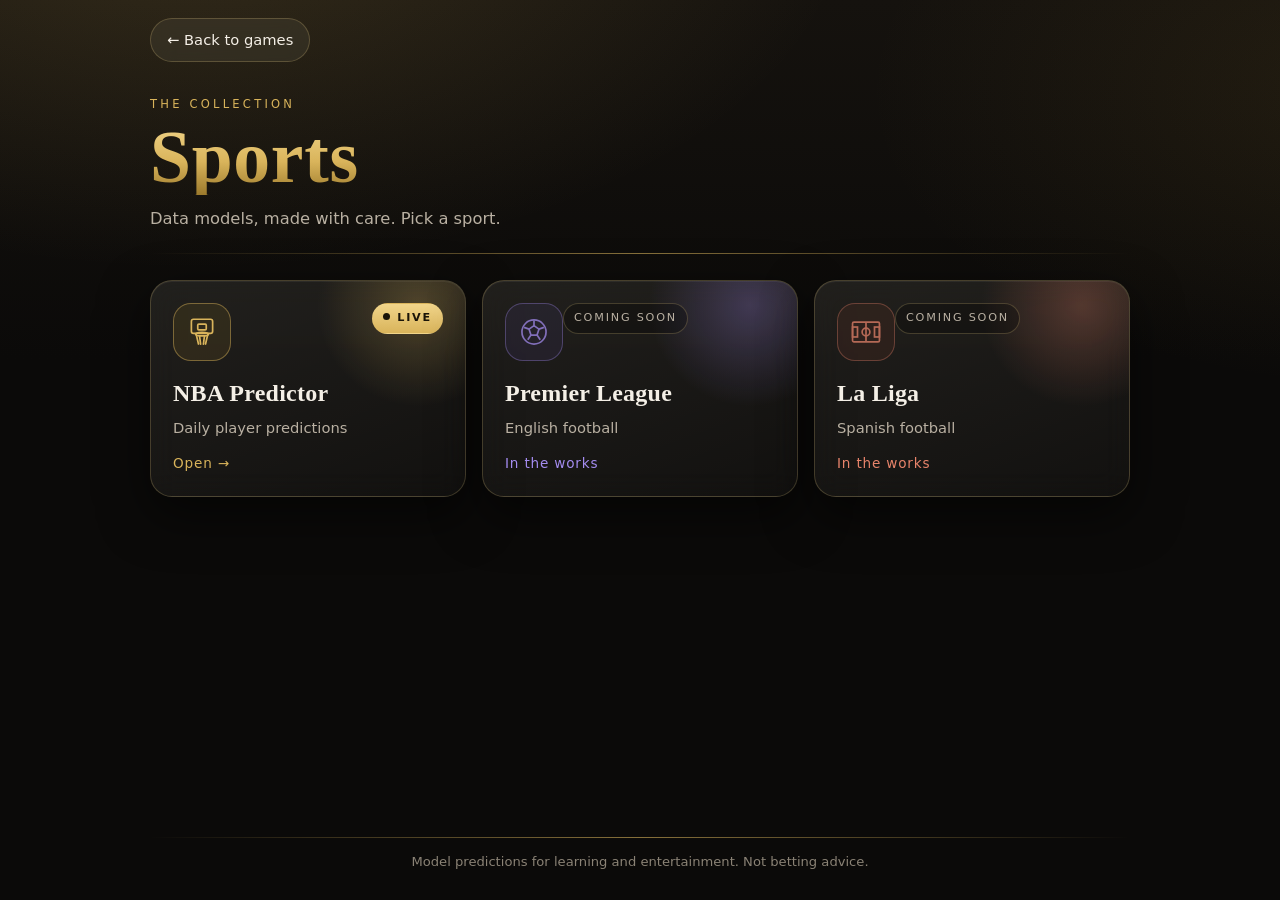
<file: index.html>
<!doctype html>
<html lang="en">
<head>
  <meta charset="utf-8">
  <meta name="viewport" content="width=device-width, initial-scale=1, viewport-fit=cover">
  <meta name="theme-color" content="#0b0a09">
  <meta name="description" content="Sports predictions hub: model predictions for learning and entertainment.">
  <title>Sports</title>
  <link rel="stylesheet" href="shared.css">
  <link rel="stylesheet" href="hub.css">
</head>
<body>
  <main class="wrap">
    <div class="topbar">
      <a class="back-link" href="https://pagir1.github.io/tic-tac-toe/">← Back to games</a>
    </div>

    <header class="hero">
      <p class="eyebrow">The collection</p>
      <h1 class="serif">Sports</h1>
      <p class="lede">Data models, made with care. Pick a sport.</p>
      <hr class="gold-rule">
    </header>

    <section class="grid" id="sports-grid" aria-label="Sports">
      <p class="loading" id="grid-status">Loading…</p>
    </section>
  </main>

  <footer class="site-footer wrap">
    <hr class="gold-rule">
    <p>Model predictions for learning and entertainment. Not betting advice.</p>
  </footer>

  <div class="toast" id="toast" role="status" hidden></div>
  <script src="hub.js"></script>
</body>
</html>
</file>
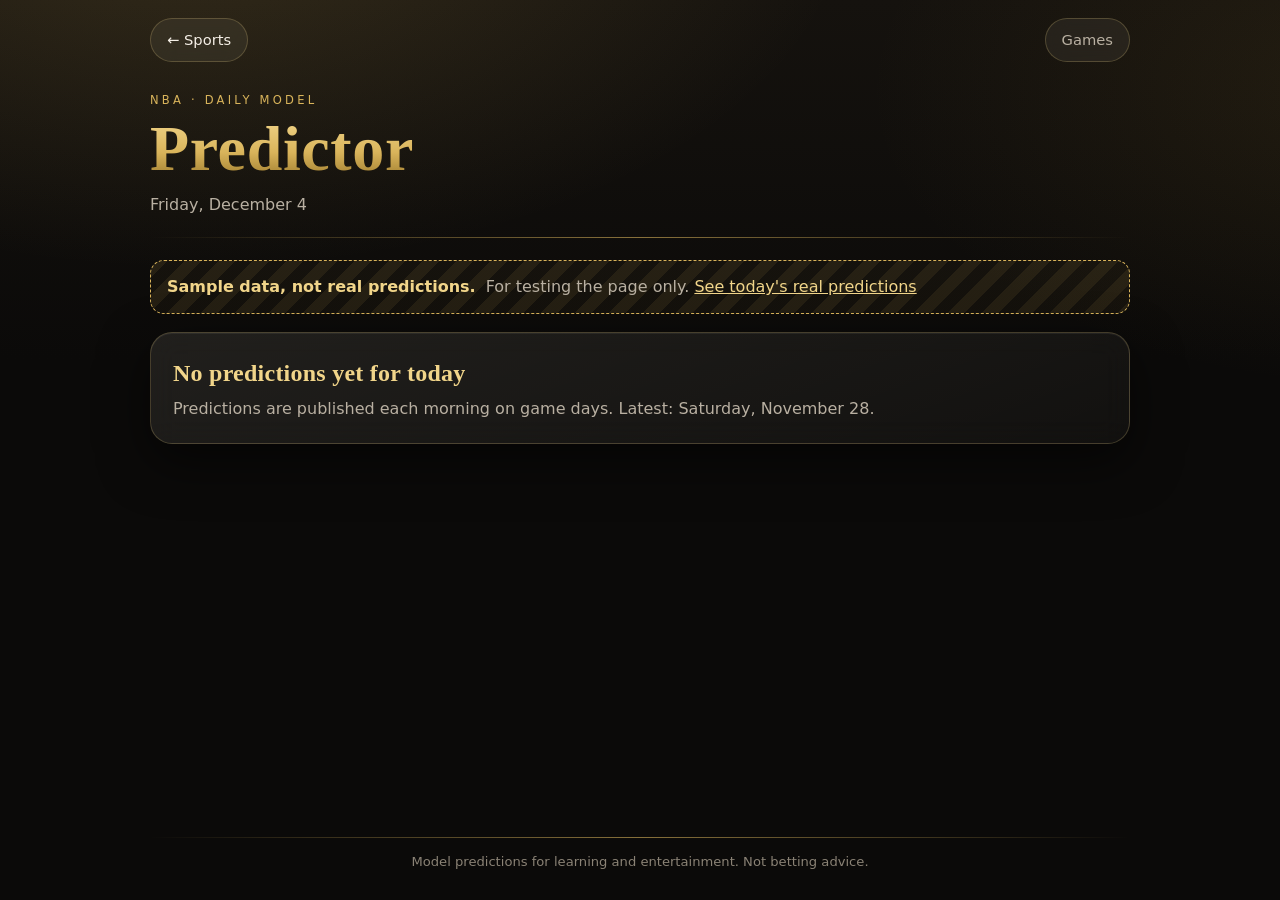
<file: nba/index.html>
<!doctype html>
<html lang="en">
<head>
  <meta charset="utf-8">
  <meta name="viewport" content="width=device-width, initial-scale=1, viewport-fit=cover">
  <meta name="theme-color" content="#0b0a09">
  <meta name="description" content="NBA player predictions: model chances for learning and entertainment.">
  <title>NBA Predictor · Sports</title>
  <link rel="stylesheet" href="../shared.css">
  <link rel="stylesheet" href="nba.css">
</head>
<body>
  <main class="wrap">
    <div class="topbar">
      <a class="back-link" href="../">← Sports</a>
      <a class="back-link quiet" href="https://pagir1.github.io/tic-tac-toe/">Games</a>
    </div>

    <header class="hero">
      <p class="eyebrow">NBA · Daily model</p>
      <h1 class="serif">Predictor</h1>
      <p class="lede" id="date-line">Loading today's predictions…</p>
      <hr class="gold-rule">
    </header>

    <div id="sample-banner" class="sample-banner" role="note" hidden>
      <strong>Sample data, not real predictions.</strong>
      <span>For testing the page only. <a href="./">See today's real predictions</a></span>
    </div>

    <section id="empty" class="glass empty" hidden>
      <h2 class="serif">No predictions yet for today</h2>
      <p id="empty-detail">Predictions are published each morning on game days.</p>
    </section>

    <div id="app" hidden>
      <section class="glass panel" aria-labelledby="check-title">
        <h2 class="serif panel-title" id="check-title">Check a player</h2>

        <div class="field combo">
          <label for="player-search">Player</label>
          <input id="player-search" type="text" autocomplete="off" spellcheck="false"
                 placeholder="Type any part of a name" role="combobox"
                 aria-autocomplete="list" aria-expanded="false" aria-controls="player-list">
          <ul id="player-list" class="dropdown" role="listbox" hidden></ul>
        </div>

        <div class="row">
          <div class="field">
            <label for="stat">Stat</label>
            <select id="stat">
              <option value="points">Points</option>
              <option value="rebounds">Rebounds</option>
              <option value="assists">Assists</option>
              <option value="threes_made">Threes</option>
              <option value="steals">Steals</option>
              <option value="blocks">Blocks</option>
            </select>
          </div>
          <div class="field">
            <label for="threshold">At least</label>
            <input id="threshold" type="number" inputmode="numeric" min="1" max="99" step="1" value="10">
          </div>
        </div>

        <button class="btn-gold" id="check" type="button">Check</button>
        <p class="hint" id="check-hint" role="alert"></p>

        <div id="result" class="result" hidden aria-live="polite"></div>
      </section>

      <div class="tabs" role="tablist" aria-label="Calls">
        <button role="tab" id="tab-today" aria-selected="true" aria-controls="panel-today">Today's calls</button>
        <button role="tab" id="tab-receipts" aria-selected="false" aria-controls="panel-receipts" tabindex="-1">Yesterday's receipts</button>
      </div>
      <section id="panel-today" role="tabpanel" aria-labelledby="tab-today" class="list"></section>
      <section id="panel-receipts" role="tabpanel" aria-labelledby="tab-receipts" class="list" hidden></section>
    </div>
  </main>

  <footer class="site-footer wrap">
    <hr class="gold-rule">
    <p>Model predictions for learning and entertainment. Not betting advice.</p>
  </footer>

  <script src="nba.js"></script>
</body>
</html>
</file>
<file: shared.css>
/* Shared look for every page of the Sports hub: dark, gold, glass. */
:root {
  color-scheme: dark;
  --bg: #0b0a09;
  --bg-2: #15120e;
  --ink: #f4efe6;
  --ink-soft: #b9b0a2;
  --ink-faint: #8a8275;
  --gold: #d9b45b;
  --gold-bright: #f1d58a;
  --gold-deep: #9c7a2c;
  --glass: rgba(255, 248, 230, 0.06);
  --glass-strong: rgba(255, 248, 230, 0.1);
  --line: rgba(241, 213, 138, 0.22);
  --danger: #ff8a7a;
  --ok: #8fd6a4;
  --radius: 22px;
  --shadow: 0 18px 50px rgba(0, 0, 0, 0.55);
  --ease: cubic-bezier(0.22, 1, 0.36, 1);
  font-family: "Segoe UI", system-ui, -apple-system, "Helvetica Neue", Arial, sans-serif;
}

* { box-sizing: border-box; }

html, body { margin: 0; min-height: 100%; }

body {
  background:
    radial-gradient(1100px 600px at 15% -10%, rgba(217, 180, 91, 0.16), transparent 60%),
    radial-gradient(900px 500px at 110% 10%, rgba(156, 122, 44, 0.12), transparent 60%),
    linear-gradient(180deg, var(--bg-2), var(--bg) 40%);
  background-attachment: fixed;
  color: var(--ink);
  line-height: 1.5;
  -webkit-font-smoothing: antialiased;
  min-height: 100vh;
  display: flex;
  flex-direction: column;
}

.wrap {
  width: min(100% - 32px, 980px);
  margin-inline: auto;
}

main { flex: 1; padding-bottom: 32px; }

a { color: var(--gold-bright); }

.serif {
  font-family: "Playfair Display", "Didot", "Bodoni MT", Georgia, "Times New Roman", serif;
  letter-spacing: 0.01em;
}

.eyebrow {
  text-transform: uppercase;
  letter-spacing: 0.28em;
  font-size: 0.72rem;
  color: var(--gold);
  margin: 0 0 8px;
}

.topbar {
  display: flex;
  align-items: center;
  justify-content: space-between;
  gap: 12px;
  padding: 18px 0 8px;
}

.back-link {
  display: inline-flex;
  align-items: center;
  gap: 8px;
  min-height: 44px;
  padding: 0 16px;
  border-radius: 999px;
  border: 1px solid var(--line);
  background: var(--glass);
  color: var(--ink);
  text-decoration: none;
  font-size: 0.92rem;
  backdrop-filter: blur(10px);
  -webkit-backdrop-filter: blur(10px);
  transition: border-color 0.25s var(--ease), background 0.25s var(--ease), transform 0.25s var(--ease);
}
.back-link:hover { border-color: var(--gold); background: var(--glass-strong); }
.back-link:active { transform: scale(0.97); }

.glass {
  background: linear-gradient(160deg, rgba(255, 248, 230, 0.09), rgba(255, 248, 230, 0.03));
  border: 1px solid var(--line);
  border-radius: var(--radius);
  box-shadow: var(--shadow), inset 0 1px 0 rgba(255, 255, 255, 0.06);
  backdrop-filter: blur(14px) saturate(120%);
  -webkit-backdrop-filter: blur(14px) saturate(120%);
}

.gold-rule {
  height: 1px;
  border: 0;
  background: linear-gradient(90deg, transparent, var(--gold), transparent);
  margin: 0;
  opacity: 0.6;
}

:focus-visible {
  outline: 2px solid var(--gold-bright);
  outline-offset: 3px;
}

.site-footer {
  padding: 22px 0 28px;
  text-align: center;
  color: var(--ink-faint);
  font-size: 0.82rem;
}
.site-footer p { margin: 14px 0 0; }

.toast {
  position: fixed;
  left: 50%;
  bottom: 28px;
  transform: translateX(-50%);
  padding: 12px 20px;
  border-radius: 999px;
  background: rgba(20, 17, 12, 0.92);
  border: 1px solid var(--gold);
  color: var(--ink);
  box-shadow: var(--shadow);
  font-size: 0.92rem;
  z-index: 50;
  animation: toast-in 0.35s var(--ease);
}

@keyframes toast-in {
  from { opacity: 0; transform: translate(-50%, 12px); }
  to { opacity: 1; transform: translate(-50%, 0); }
}

@media (prefers-reduced-motion: reduce) {
  *, *::before, *::after {
    animation-duration: 0.01ms !important;
    transition-duration: 0.01ms !important;
  }
}
</file>
<file: hub.css>
.hero { padding: 26px 0 26px; }

.hero h1 {
  margin: 0;
  font-size: clamp(2.8rem, 11vw, 4.6rem);
  font-weight: 600;
  line-height: 1;
  background: linear-gradient(180deg, var(--gold-bright), var(--gold) 55%, var(--gold-deep));
  -webkit-background-clip: text;
  background-clip: text;
  color: transparent;
}

.lede {
  color: var(--ink-soft);
  margin: 12px 0 22px;
  font-size: 1.02rem;
}

.grid {
  display: grid;
  grid-template-columns: 1fr;
  gap: 16px;
}
@media (min-width: 640px) { .grid { grid-template-columns: repeat(2, 1fr); } }
@media (min-width: 940px) { .grid { grid-template-columns: repeat(3, 1fr); } }

.loading, .grid-error { color: var(--ink-soft); }

.sport-card {
  --accent: var(--gold);
  position: relative;
  display: flex;
  flex-direction: column;
  gap: 14px;
  min-height: 190px;
  padding: 22px;
  text-align: left;
  color: var(--ink);
  text-decoration: none;
  font: inherit;
  cursor: pointer;
  overflow: hidden;
  isolation: isolate;
  opacity: 0;
  transform: translateY(14px);
  animation: card-in 0.7s var(--ease) forwards;
  transition: transform 0.35s var(--ease), border-color 0.35s var(--ease), box-shadow 0.35s var(--ease);
}

/* soft accent glow + a sheen that sweeps across on hover */
.sport-card::before {
  content: "";
  position: absolute;
  inset: -40% -20% auto auto;
  width: 70%;
  aspect-ratio: 1;
  background: radial-gradient(circle, color-mix(in srgb, var(--accent) 38%, transparent), transparent 65%);
  z-index: -1;
  transition: transform 0.6s var(--ease), opacity 0.6s var(--ease);
  opacity: 0.7;
}
.sport-card::after {
  content: "";
  position: absolute;
  inset: 0;
  background: linear-gradient(115deg, transparent 30%, rgba(255, 244, 214, 0.12) 48%, transparent 66%);
  transform: translateX(-120%);
  transition: transform 0.9s var(--ease);
  pointer-events: none;
}

@media (hover: hover) {
  .sport-card:hover {
    transform: translateY(-6px);
    border-color: color-mix(in srgb, var(--accent) 70%, transparent);
    box-shadow: 0 26px 60px rgba(0, 0, 0, 0.6), 0 0 0 1px color-mix(in srgb, var(--accent) 25%, transparent);
  }
  .sport-card:hover::before { transform: scale(1.15); opacity: 1; }
  .sport-card:hover::after { transform: translateX(120%); }
}
.sport-card:active { transform: scale(0.98); }

.sport-card.soon { cursor: default; }
.sport-card.soon .card-icon { opacity: 0.75; }

.card-top {
  display: flex;
  align-items: flex-start;
  justify-content: space-between;
}

.card-icon {
  width: 58px;
  height: 58px;
  display: grid;
  place-items: center;
  border-radius: 18px;
  background: color-mix(in srgb, var(--accent) 14%, rgba(0, 0, 0, 0.3));
  border: 1px solid color-mix(in srgb, var(--accent) 45%, transparent);
  color: var(--accent);
}
.card-icon svg { width: 34px; height: 34px; }

.badge {
  font-size: 0.7rem;
  letter-spacing: 0.16em;
  text-transform: uppercase;
  padding: 6px 10px;
  border-radius: 999px;
  border: 1px solid var(--line);
  color: var(--ink-soft);
  background: rgba(0, 0, 0, 0.25);
}
.badge.live {
  color: #1a1408;
  background: linear-gradient(180deg, var(--gold-bright), var(--gold));
  border-color: transparent;
  font-weight: 700;
}
.badge.live::before {
  content: "";
  display: inline-block;
  width: 7px;
  height: 7px;
  margin-right: 7px;
  border-radius: 50%;
  background: #1a1408;
  vertical-align: 1px;
  animation: pulse 1.8s ease-in-out infinite;
}

.card-name {
  margin: auto 0 0;
  font-size: 1.5rem;
  font-weight: 600;
}
.card-sub { margin: -8px 0 0; color: var(--ink-soft); font-size: 0.92rem; }
.card-go {
  font-size: 0.85rem;
  color: var(--accent);
  letter-spacing: 0.06em;
}

@keyframes card-in { to { opacity: 1; transform: none; } }
@keyframes pulse { 50% { opacity: 0.35; } }
</file>
<file: nba/nba.css>
.hero { padding: 22px 0 22px; }
.hero h1 {
  margin: 0;
  font-size: clamp(2.6rem, 10vw, 4rem);
  font-weight: 600;
  line-height: 1;
  background: linear-gradient(180deg, var(--gold-bright), var(--gold) 55%, var(--gold-deep));
  -webkit-background-clip: text;
  background-clip: text;
  color: transparent;
}
.lede { color: var(--ink-soft); margin: 12px 0 20px; }

.back-link.quiet { color: var(--ink-soft); }

.sample-banner {
  display: flex;
  flex-wrap: wrap;
  gap: 4px 10px;
  margin: 0 0 18px;
  padding: 14px 16px;
  border-radius: 14px;
  border: 1px dashed var(--gold);
  background: repeating-linear-gradient(135deg, rgba(217, 180, 91, 0.12) 0 12px, rgba(217, 180, 91, 0.04) 12px 24px);
  color: var(--ink);
}
.sample-banner strong { color: var(--gold-bright); }
.sample-banner span { color: var(--ink-soft); }

.empty, .panel { padding: 22px; margin-bottom: 18px; animation: rise 0.6s var(--ease); }
.empty h2 { margin: 0 0 6px; font-size: 1.5rem; color: var(--gold-bright); }
.empty p { margin: 0; color: var(--ink-soft); }

.panel-title { margin: 0 0 16px; font-size: 1.45rem; }

.field { display: flex; flex-direction: column; gap: 6px; margin-bottom: 14px; }
.field label {
  font-size: 0.74rem;
  letter-spacing: 0.18em;
  text-transform: uppercase;
  color: var(--gold);
}
.field input, .field select {
  min-height: 50px;
  padding: 0 16px;
  border-radius: 14px;
  border: 1px solid var(--line);
  background: rgba(0, 0, 0, 0.35);
  color: var(--ink);
  font: inherit;
  font-size: 1rem;
  transition: border-color 0.25s var(--ease), box-shadow 0.25s var(--ease);
}
.field input:focus, .field select:focus {
  outline: none;
  border-color: var(--gold);
  box-shadow: 0 0 0 3px rgba(217, 180, 91, 0.18);
}
.field select option { background: #15120e; }

.row { display: grid; grid-template-columns: 1.4fr 1fr; gap: 12px; }

.combo { position: relative; }
.dropdown {
  position: absolute;
  top: calc(100% + 6px);
  left: 0;
  right: 0;
  z-index: 20;
  margin: 0;
  padding: 6px;
  list-style: none;
  max-height: 300px;
  overflow-y: auto;
  border-radius: 16px;
  border: 1px solid var(--line);
  background: rgba(18, 15, 11, 0.97);
  box-shadow: var(--shadow);
}
.dropdown li {
  display: flex;
  justify-content: space-between;
  gap: 10px;
  padding: 12px 12px;
  border-radius: 10px;
  cursor: pointer;
}
.dropdown li .meta { color: var(--ink-faint); font-size: 0.85rem; white-space: nowrap; }
.dropdown li[aria-selected="true"], .dropdown li:hover { background: rgba(217, 180, 91, 0.14); }
.dropdown .none { color: var(--ink-faint); cursor: default; }

.btn-gold {
  width: 100%;
  min-height: 52px;
  border: 0;
  border-radius: 999px;
  font: inherit;
  font-weight: 700;
  font-size: 1.02rem;
  letter-spacing: 0.04em;
  color: #1a1408;
  background: linear-gradient(180deg, var(--gold-bright), var(--gold) 60%, var(--gold-deep));
  box-shadow: 0 10px 28px rgba(217, 180, 91, 0.25), inset 0 1px 0 rgba(255, 255, 255, 0.45);
  cursor: pointer;
  transition: transform 0.2s var(--ease), box-shadow 0.3s var(--ease), filter 0.3s var(--ease);
}
@media (hover: hover) {
  .btn-gold:hover { filter: brightness(1.06); box-shadow: 0 14px 34px rgba(217, 180, 91, 0.35); }
}
.btn-gold:active { transform: scale(0.98); }

.hint { min-height: 1.2em; margin: 10px 0 0; color: var(--danger); font-size: 0.9rem; }

.result {
  margin-top: 8px;
  padding: 20px;
  border-radius: 18px;
  border: 1px solid var(--line);
  background: rgba(0, 0, 0, 0.3);
  animation: rise 0.45s var(--ease);
}
.result .who { margin: 0; color: var(--ink-soft); font-size: 0.92rem; }
.result .question { margin: 4px 0 12px; font-size: 1.1rem; }
.chance {
  font-size: clamp(2.8rem, 14vw, 3.6rem);
  line-height: 1;
  margin: 0;
  color: var(--gold-bright);
}
.chance-note { margin: 6px 0 16px; color: var(--ink-faint); font-size: 0.85rem; }
.facts { display: grid; grid-template-columns: 1fr 1fr; gap: 10px; margin: 0; }
.facts div { padding: 12px; border-radius: 12px; background: var(--glass); }
.facts dt { font-size: 0.72rem; letter-spacing: 0.16em; text-transform: uppercase; color: var(--gold); }
.facts dd { margin: 4px 0 0; font-size: 1.05rem; }

.warning {
  display: flex;
  gap: 10px;
  align-items: flex-start;
  margin: 0 0 14px;
  padding: 12px 14px;
  border-radius: 12px;
  border: 1px solid rgba(255, 138, 122, 0.55);
  background: rgba(255, 138, 122, 0.1);
  color: #ffd2cb;
  font-size: 0.95rem;
}
.warning strong { color: var(--danger); }

.tabs {
  display: flex;
  gap: 6px;
  padding: 6px;
  margin: 8px 0 14px;
  border-radius: 999px;
  border: 1px solid var(--line);
  background: var(--glass);
}
.tabs button {
  flex: 1;
  min-height: 44px;
  border: 0;
  border-radius: 999px;
  background: transparent;
  color: var(--ink-soft);
  font: inherit;
  font-size: 0.95rem;
  cursor: pointer;
  transition: background 0.3s var(--ease), color 0.3s var(--ease);
}
.tabs button[aria-selected="true"] {
  color: #1a1408;
  font-weight: 700;
  background: linear-gradient(180deg, var(--gold-bright), var(--gold));
}

.list { display: grid; gap: 10px; animation: rise 0.45s var(--ease); }
.list .note { color: var(--ink-soft); margin: 4px 2px 6px; font-size: 0.9rem; }
.call {
  display: grid;
  grid-template-columns: auto 1fr auto;
  align-items: center;
  gap: 14px;
  padding: 16px 18px;
  transition: transform 0.3s var(--ease), border-color 0.3s var(--ease);
}
@media (hover: hover) { .call:hover { transform: translateY(-2px); border-color: var(--gold); } }
.call .rank { font-size: 1.3rem; color: var(--gold); width: 1.6em; text-align: center; }
.call .name { margin: 0; font-weight: 600; }
.call .line { margin: 2px 0 0; color: var(--ink-soft); font-size: 0.9rem; }
.call .pct { font-size: 1.05rem; color: var(--gold-bright); text-align: right; white-space: nowrap; }
.call .pct-model { display: block; font-weight: 600; }
.call .pct-recent { display: block; margin-top: 2px; font-size: 0.78rem; color: var(--ink-soft); }
.call .result-tag {
  display: inline-block;
  margin-top: 4px;
  font-size: 0.75rem;
  letter-spacing: 0.12em;
  text-transform: uppercase;
}
.result-tag.hit { color: var(--ok); }
.result-tag.missed { color: var(--danger); }
.result-tag.dnp { color: var(--ink-faint); }

@keyframes rise { from { opacity: 0; transform: translateY(10px); } to { opacity: 1; transform: none; } }
</file>
